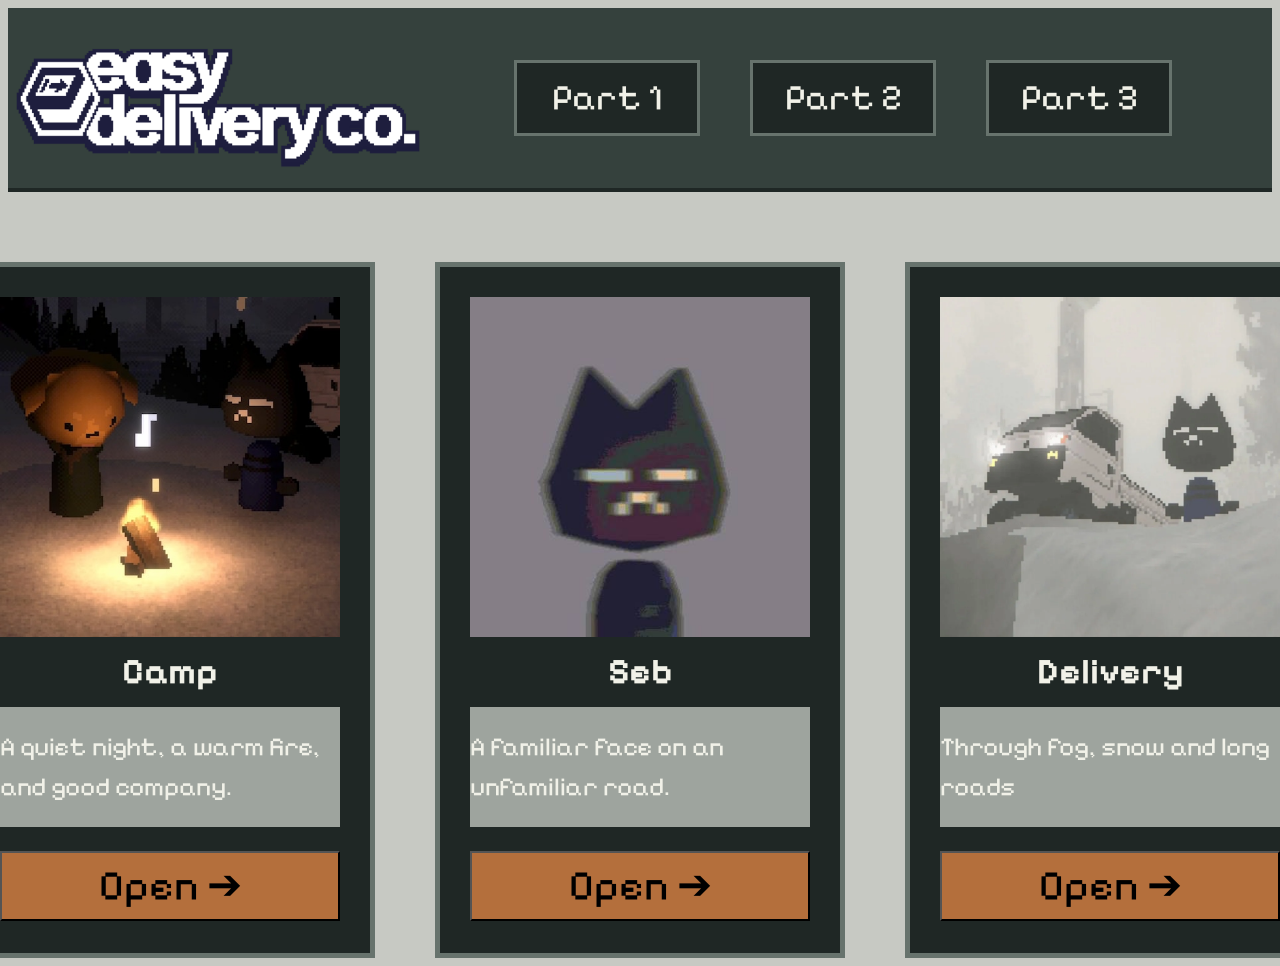
<file: index.html>
<html>
    <head>
        <link rel="stylesheet" href="style.css">
        <link rel="preconnect" href="https://fonts.googleapis.com">
        <link rel="preconnect" href="https://fonts.gstatic.com" crossorigin>
        <link href="https://fonts.googleapis.com/css2?family=Pixelify+Sans:wght@400..700&display=swap" rel="stylesheet">

    </head>
    <body>
        <div class="header">
            <img src="img/logo.png" alt="LOGO">
            <div class="links">
                <a class="link" href="index.html">Part 1</a>
                <a class="link" href="Part 2/index.html">Part 2</a>
                <a class="link" href="Part 3/index.html">Part 3</a>
            </div>
        </div>
        <div class="container">
            <div class="card">
                <img src="img/EzCo camp.jpeg" alt="Camp EzCo">
                <h2>Camp</h2>
                <p>A quiet night, a warm fire, and good company.</p>
                <button onclick="location='https://youtu.be/5Z9XJXxTbg0?si=AiT2qj_BRElcXOQq'">Open ➔</button>
            </div>
            <div class="card">
                <img src="img/EzCo Seb.jpeg" alt="Seb">
                <h2>Seb</h2>
                <p>A familiar face on an unfamiliar road.</p>
                <button onclick="location='https://youtu.be/a51Xq8MgQe8?si=9hnK4Ke5D5cP1yPS'">Open ➔</button>
            </div>
            <div class="card">
                <img src="img/Easy_Co_Delivery.webp" alt="Plush Seb">
                <h2>Delivery</h2>
                <p>Through fog, snow and long roads</p>
                <button onclick="location='https://youtu.be/m4aOM4S6QJc?si=AatttDhOA0Nv5N6w'">Open ➔</button>
            </div>
        </div>
    </body>
</html>
</file>
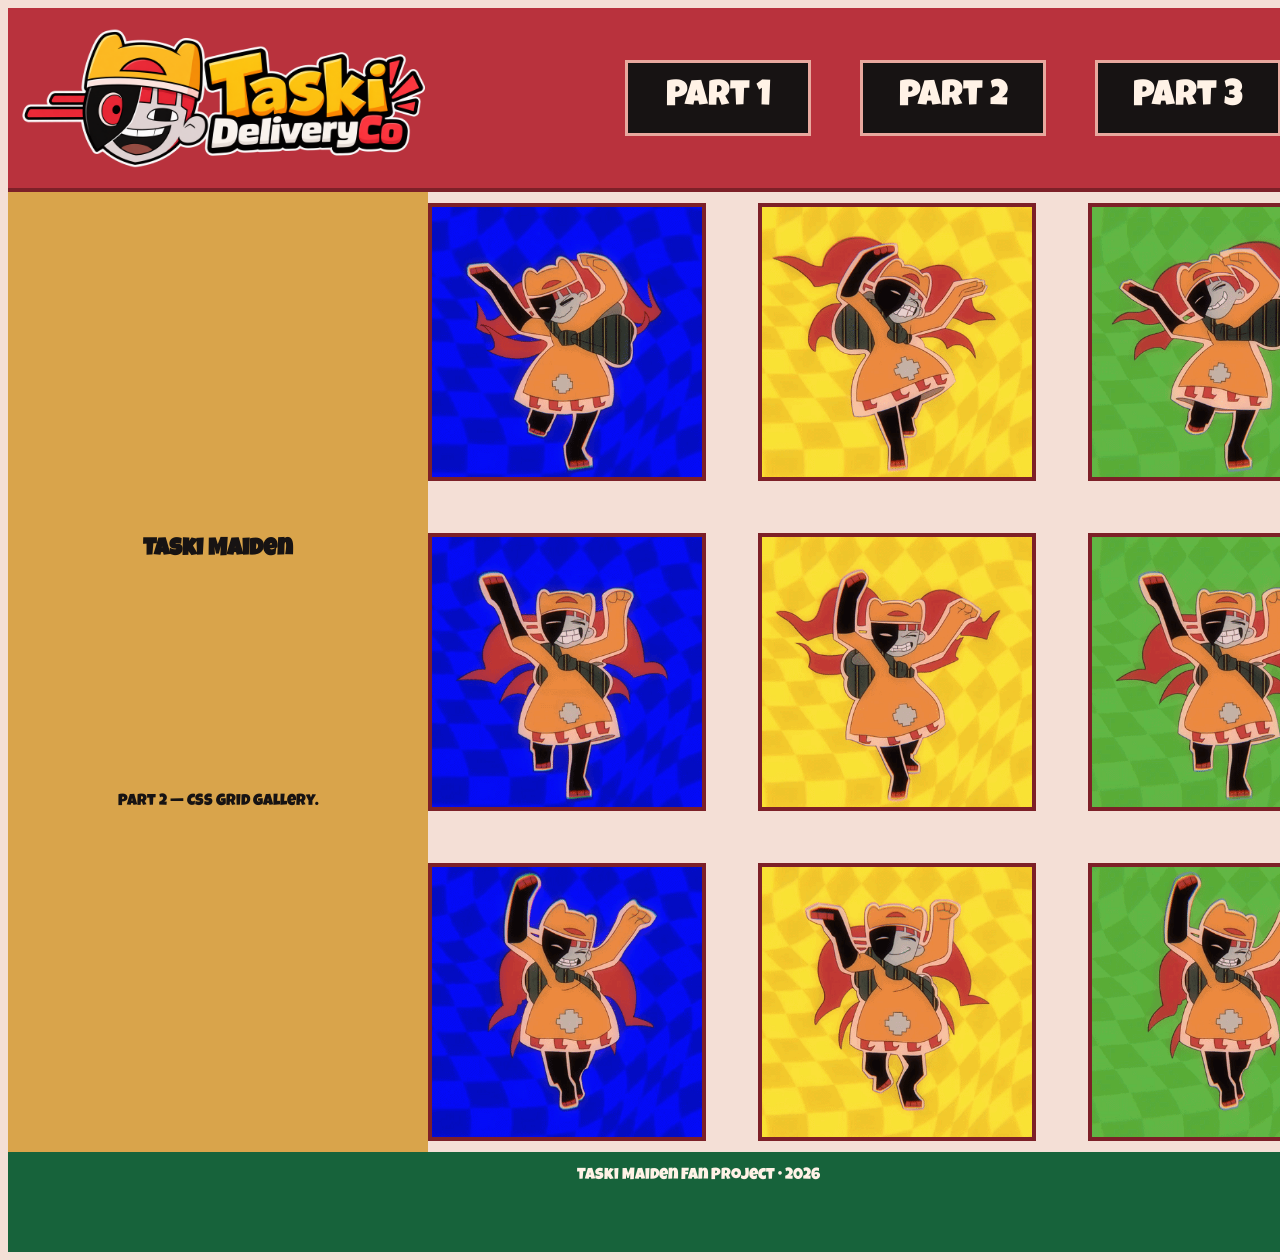
<file: Part 2/index.html>
<html>
    <head>
        <link rel="stylesheet" href="style.css">
        <link rel="preconnect" href="https://fonts.googleapis.com">
        <link rel="preconnect" href="https://fonts.gstatic.com" crossorigin>
        <link href="https://fonts.googleapis.com/css2?family=Luckiest+Guy&display=swap" rel="stylesheet">
    </head>
    <body>
        <div class="container">
            <div class="Logo">
                <img src="../img/Taski logo.jpeg" alt="Logo">
            </div>
            <div class="Links">
                <a class="link" href="../index.html">Part 1</a>
                <a class="link" href="../Part 2/index.html">Part 2</a>
                <a class="link" href="../Part 3/index.html">Part 3</a>
            </div>
            <div class="sidebar">
                <p>
                    <h2>Taski Maiden</h2>
                    <p>Part 2 — CSS Grid gallery.</p>
                </p>
            </div>
            <div class="Gallery">
                <img src="../img/1.png" alt="Taski Maiden">
                <img src="../img/4.png" alt="Taski Maiden">
                <img src="../img/7.png" alt="Taski Maiden">
                <img src="../img/2.png" alt="Taski Maiden">
                <img src="../img/5.png" alt="Taski Maiden">
                <img src="../img/8.png" alt="Taski Maiden">
                <img src="../img/3.png" alt="Taski Maiden">
                <img src="../img/6.png" alt="Taski Maiden">
                <img src="../img/9.png" alt="Taski Maiden">
            </div>
            <div class="footer">
                <p>Taski Maiden Fan Project • 2026</p>
            </div>
        </div>   
    </body>
</html>
</file>
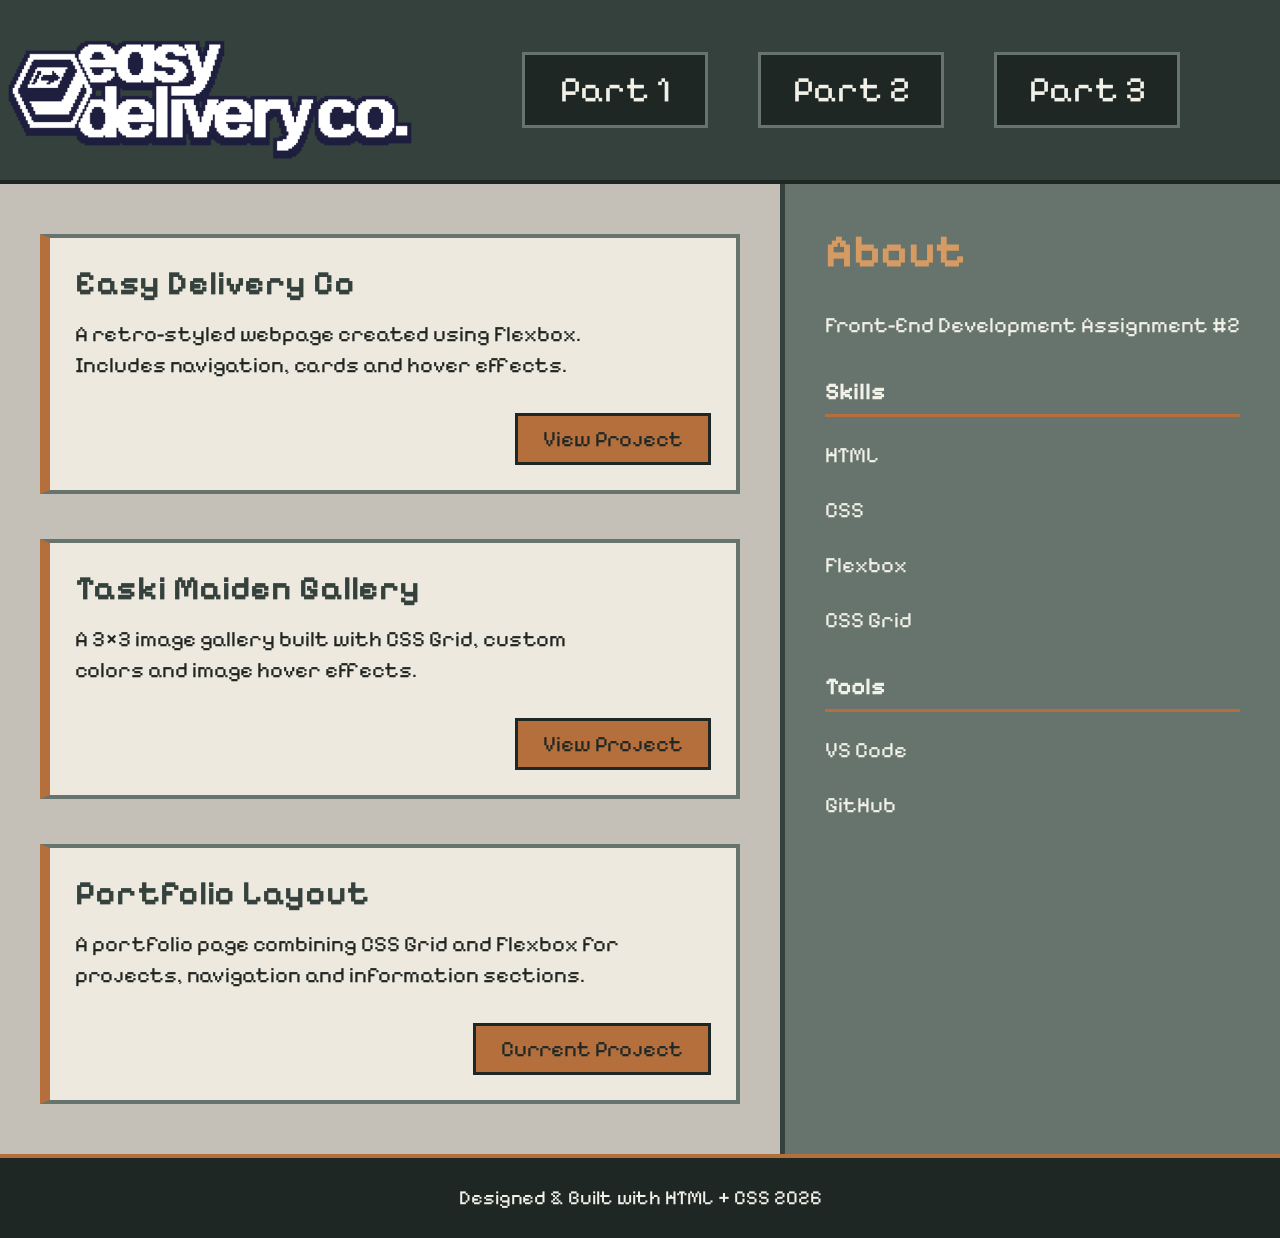
<file: Part 3/index.html>
<html>
    <head>
        <link rel="stylesheet" href="style.css">
        <link rel="preconnect" href="https://fonts.googleapis.com">
        <link rel="preconnect" href="https://fonts.gstatic.com" crossorigin>
        <link href="https://fonts.googleapis.com/css2?family=Pixelify+Sans:wght@400..700&display=swap" rel="stylesheet">
    </head>
    <body>
        <div class="header">
            <img src="../img/logo.png" alt="LOGO">
            <div class="links">
                <a class="link" href="../index.html">Part 1</a>
                <a class="link" href="../Part 2/index.html">Part 2</a>
                <a class="link" href="../Part 3/index.html">Part 3</a>
            </div>
        </div>
        <div class="container">
            <div class="Main">
                <div class="card">
                    <h2>Easy Delivery Co</h2>
                    <p>
                        A retro-styled webpage created using Flexbox.
                        Includes navigation, cards and hover effects.
                    </p>
                    <a href="../index.html">View Project</a>
                </div>
                <div class="card">
                    <h2>Taski Maiden Gallery</h2>
                    <p>
                        A 3×3 image gallery built with CSS Grid,
                        custom colors and image hover effects.
                    </p>
                    <a href="../Part 2/index.html">View Project</a>
                </div>
                <div class="card">
                    <h2>Portfolio Layout</h2>
                    <p>
                        A portfolio page combining CSS Grid and Flexbox
                        for projects, navigation and information sections.
                    </p>
                    <a href="#">Current Project</a>
                </div>
            </div>
            <div class="Info">
                <h1>About</h1>
                <p>
                    Front-End Development
                    Assignment #2
                </p>
                <h2>Skills</h2>
                <p>HTML</p>
                <p>CSS</p>
                <p>Flexbox</p>
                <p>CSS Grid</p>
                <h2>Tools</h2>
                <p>VS Code</p>
                <p>GitHub</p>
            </div>
        </div>
        <div class="footer">
            <a>Designed & Built with HTML + CSS
                    2026
            </a>
        </div>
    </body>
</html>
</file>
<file: style.css>
body{
    background-color: #c7c9c3;
    color: #202522;
}
.header{
    display: flex;
    justify-content: space-between;
    align-items: center;
    background-color: #35413d;
    border-bottom: 4px solid #1f2725;
    height: 180px;
}
.header img{
    width: 420px;
    height: 140px;
}

.links{
    display: flex;
    justify-content: space-between;
    gap: 50px;
    margin: 0 100px 0 0;
}
.link{
    font-family: "Pixelify Sans", sans-serif;
    width: 180px;
    height: 70px;
    color: #f1f1e8;
    background-color: #1f2725;
    text-align: center;
    font-size: 36px;
    line-height: 70px;
    border: 3px solid #67736d;
    transition: 0.15s;
    text-decoration: none;
}
.link:hover {
  background-color: #b46f3c;
  color: #1f2725;
  transform: translateY(-3px);
}
.container{
    margin: 70px 0 0 0;
    display: flex;
    justify-content: center;
    gap: 60px;
}
.card{
    border:5px solid #67736d;
    font-family: "Pixelify Sans", sans-serif;
    width: 400px;
    height: 656px;
    background-color: #1f2725;
    color: #f1f1e8;
    display: flex;
    flex-direction: column;
    align-items: center;
    padding: 30px 0 0 0;
}
.card img{
    width: 340px;
    height: 340px;
    color: #f1f1e8;
    text-align: center;
    line-height: 340px;
    background-color: #67736d;
}
.card h2{
    text-align: center;
    line-height: 10px;
    font-size: 36px;
}
.card p{
    background-color: #9ea49e;
    margin: 0px 30px 0 30px;
    font-size: 26px;
    display: flex;
    align-items: center;
    line-height: 40px;
    width: 340px;
    height: 120px;
    color: #f1f1e8;
}
.card button{
    background-color: #b46f3c;
    width: 340px;
    height: 70px;
    margin: 24px 0px 0 0px;
    font-family: "Pixelify Sans", sans-serif;
    font-size: 42px;
    transition: 0.15s;
}
.card button:hover{
    background-color: #d59b62;
}
</file>
<file: Part 2/style.css>
body{
    background-color: #f4dfd6;
    color: #171313;
    font-family: "Luckiest Guy", cursive;
}
.container{
    display: grid;
    grid-template-columns: 420px 1fr;
    grid-template-rows: 184px 1fr 100px;
    grid-template-areas: 
    "Logo Links"
    "sidebar Gallery"
    "footer footer";
}
.Logo{
    grid-area: Logo;
    background-color: #b9323d;
    border-bottom: 4px solid #7d2028;
}
.Logo img{
    width:420px;
    height: 140px;
    margin: 20px 0 0 0;
}
.Links{
    grid-area: Links;
    display: grid;
    grid-template-columns: repeat(3, 235px);
    background-color: #b9323d;
    align-items: center;
    justify-content:end;
    border-bottom: 4px solid #7d2028;
    padding: 0 58px 0 0;
}
.link{
    width: 180px;
    height: 70px;
    color: #fff2e6;
    background-color: #171313;
    text-align: center;
    font-size: 36px;
    line-height: 70px;
    transition: 0.15s;
    text-decoration: none;
    border: 3px solid #e8a89e;
}
.link:hover {
  background-color: #d9a44b;
  color: #171313;
  transform: translateY(-3px);
}
.sidebar{
    grid-area: sidebar;
    display: grid;
    text-align: center;
    align-items: center;
    background-color: #d9a44b;
    color: #171313;
}
.Gallery{
    grid-area: Gallery;
    background-color: #f4dfd6;
    display: grid;
    grid-template-columns: 300px 300px 300px;
    grid-template-rows: 300px 300px 300px;
    grid-template-areas: 
    "pic pic pic"
    "pic pic pic"
    "pic pic pic";
    grid-gap: 30px;
    align-items: center;
    justify-content: center;
}
.Gallery img{
    border: 4px solid #7d2028;
    background-color: #e8a89e;
    width: 270px;
    height: 270px;
    transition: 0.15s;
}
.Gallery img:hover{
    border-color: #17633b;
    width: 290px;
    height: 290px;
}
.footer{
    grid-area: footer;
    background-color: #17633b;
    color: #fff2e6;
    text-align: center;
}
</file>
<file: Part 3/style.css>
body {
    margin: 0;
    background-color: #d8d3c9;
    color: #202522;
    font-family: "Pixelify Sans", sans-serif;
}
.header{
    display: flex;
    justify-content: space-between;
    align-items: center;
    background-color: #35413d;
    border-bottom: 4px solid #1f2725;
    height: 180px;
}
.header img{
    width: 420px;
    height: 140px;
}

.links{
    display: flex;
    justify-content: space-between;
    gap: 50px;
    margin: 0 100px 0 0;
}
.link{
    font-family: "Pixelify Sans", sans-serif;
    width: 180px;
    height: 70px;
    color: #f1f1e8;
    background-color: #1f2725;
    text-align: center;
    font-size: 36px;
    line-height: 70px;
    border: 3px solid #67736d;
    transition: 0.15s;
    text-decoration: none;
}
.link:hover {
  background-color: #b46f3c;
  color: #1f2725;
  transform: translateY(-3px);
}
.container{
    display: grid;
    grid-template-columns: 1fr 500px;
    grid-template-rows: 1fr;
    grid-template-areas: 
    "Main Info";
}
.Main{
    display: grid;
    grid-template-columns: 700px;
    grid-template-rows: 280px 280px 280px;
    grid-area: Main;
    background-color: #c5c0b7;
    justify-content: center;
    align-items: center;
    gap: 25px;
    padding: 40px 0;
}
.Info {
    grid-area: Info;
    background-color: #67736d;
    color: #f1f1e8;
    padding: 40px;
    border-left: 5px solid #35413d;
}
.Info h1 {
    font-size: 46px;
    margin-top: 0;
    margin-bottom: 30px;
    color: #d59b62;
}
.Info h2 {
    color: #f1f1e8;
    border-bottom: 3px solid #b46f3c;
    padding-bottom: 8px;
    margin-top: 35px;
}
.Info p {
    font-size: 22px;
    line-height: 1.5;
}
.footer {
    display: flex;
    justify-content: center;
    align-items: center;
    background-color: #1f2725;
    color: #f1f1e8;
    height: 80px;
    font-family: "Pixelify Sans", sans-serif;
    font-size: 20px;
    border-top: 4px solid #b46f3c;
}
.card {
    width: 700px;
    height: 260px;
    background-color: #eee9df;
    color: #202522;
    border: 4px solid #67736d;
    border-left: 10px solid #b46f3c;
    padding: 25px;
    box-sizing: border-box;
    display: flex;
    flex-direction: column;
    transition: 0.2s;
}
.card:hover {
    transform: translateX(8px);
    border-color: #35413d;
    border-left-color: #d59b62;
}
.card h2 {
    margin: 0 0 15px 0;
    font-size: 34px;
    color: #35413d;
}
.card p {
    font-size: 22px;
    line-height: 1.4;
    margin: 0;
    max-width: 550px;
}
.card a {
    margin-top: auto;
    align-self: flex-end;
    background-color: #b46f3c;
    color: #1f2725;
    padding: 10px 25px;
    border: 3px solid #1f2725;
    text-decoration: none;
    font-size: 22px;
    transition: 0.15s;
}
.card a:hover {
    background-color: #d59b62;
    transform: translateY(-3px);
}
</file>
